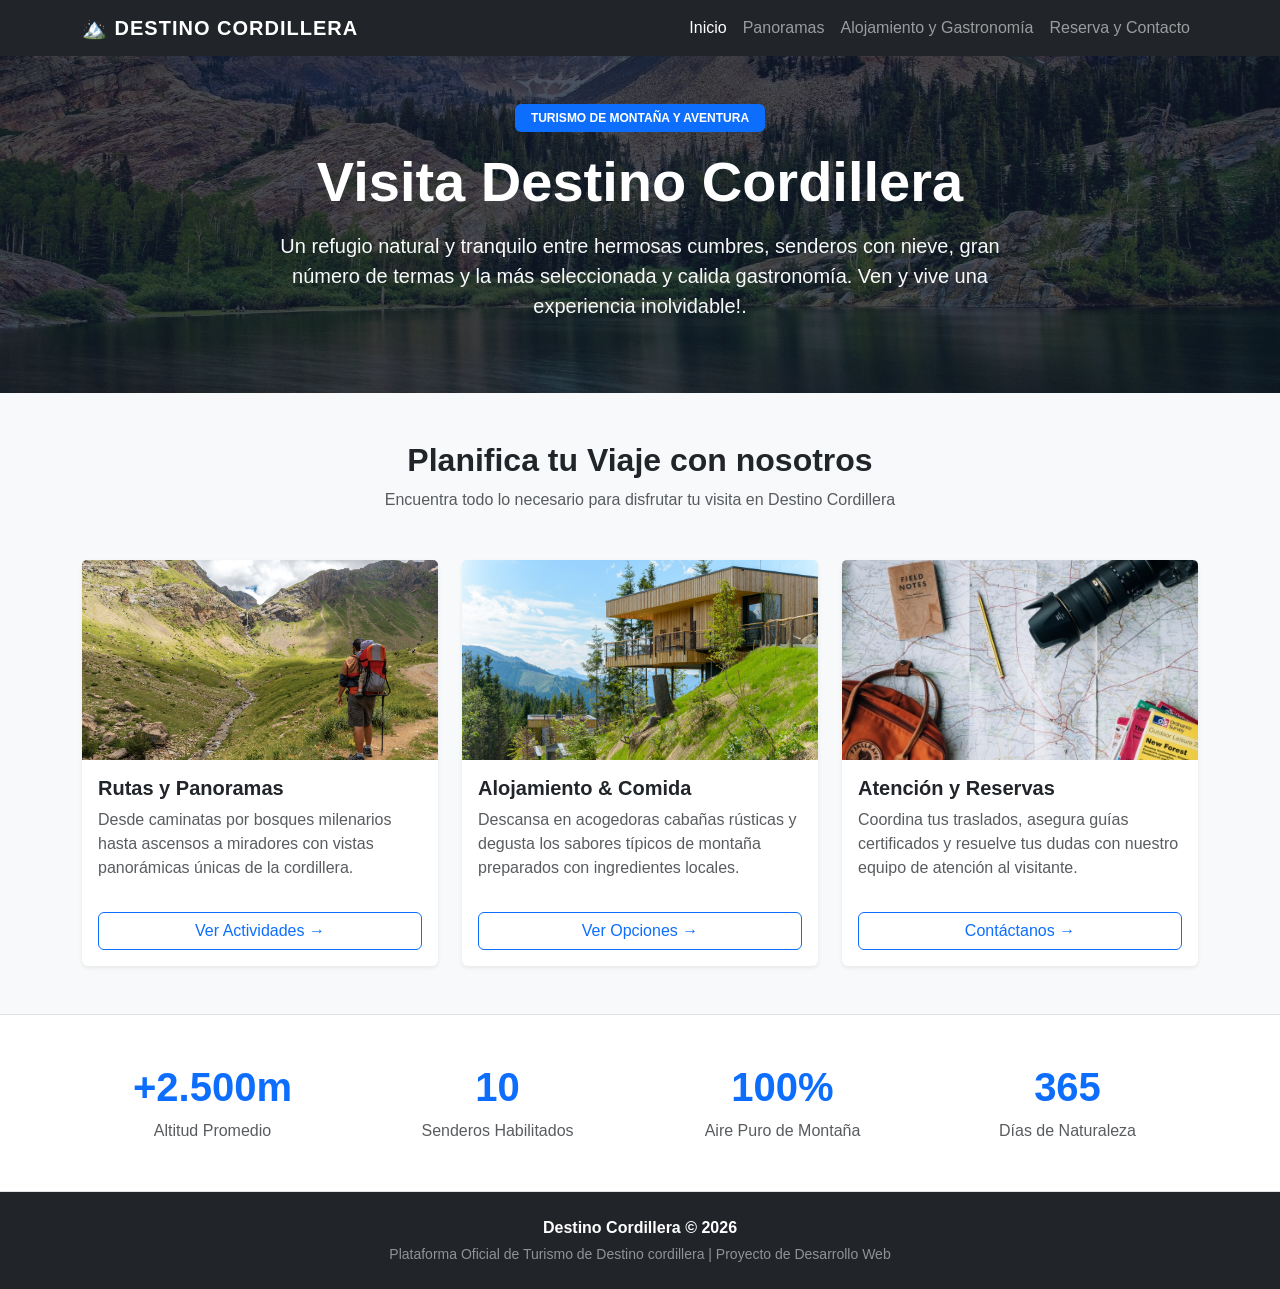
<file: index.html>
<!DOCTYPE html>
<html lang="es">
<head>
  <meta charset="UTF-8">
  <meta name="viewport" content="width=device-width, initial-scale=1.0">
  <title>Destino Cordillera - Portal Turístico Oficial</title>
  <!-- Bootstrap 5 CSS -->
  <link href="https://cdn.jsdelivr.net/npm/bootstrap@5.3.3/dist/css/bootstrap.min.css" rel="stylesheet">
  <!-- Estilos propios -->
  <link rel="stylesheet" href="css/styles.css">
</head>
<body class="d-flex flex-column min-vh-100 bg-light">

  <!-- Barra de Navegación Global -->
  <header>
    <nav class="navbar navbar-expand-lg navbar-dark bg-dark shadow-sm">
      <div class="container">
        <a class="navbar-brand fw-bold text-uppercase tracking-wide" href="index.html">🏔️ Destino Cordillera</a>
        <button class="navbar-toggler" type="button" data-bs-toggle="collapse" data-bs-target="#menuNavegacion">
          <span class="navbar-toggler-icon"></span>
        </button>
        <div class="collapse navbar-collapse" id="menuNavegacion">
          <ul class="navbar-nav ms-auto">
            <li class="nav-item"><a class="nav-link active" href="index.html">Inicio</a></li>
            <li class="nav-item"><a class="nav-link" href="panoramas.html">Panoramas</a></li>
            <li class="nav-item"><a class="nav-link" href="servicios.html">Alojamiento y Gastronomía</a></li>
            <li class="nav-item"><a class="nav-link" href="contacto.html">Reserva y Contacto</a></li>
          </ul>
        </div>
      </div>
    </nav>
  </header>

  <!-- Contenido Principal -->
  <main class="flex-grow-1">
    
    <!-- Fondo / presentación general -->
    <section class="py-5 text-center text-white bg-dark position-relative" style="background: linear-gradient(rgba(15, 23, 42, 0.75), rgba(15, 23, 42, 0.75)), url('img/fondito.jpg') center/cover no-repeat;">
      <div class="container">
        <span class="badge bg-primary px-3 py-2 text-uppercase mb-3">Turismo de Montaña y Aventura</span>
        <h1 class="display-4 fw-bold mb-3">Visita Destino Cordillera</h1>
        <p class="lead col-lg-8 mx-auto text-light opacity-90 mb-4">
          Un refugio natural y tranquilo entre hermosas cumbres, senderos con nieve, gran número de termas y la más seleccionada y calida gastronomía. Ven y vive una experiencia inolvidable!.
        </p>
      </div>
    </section>

    <!-- Accesos a las Secciones Principales -->
    <section class="container py-5">
      <header class="text-center mb-5">
        <h2 class="fw-bold text-dark">Planifica tu Viaje con nosotros</h2>
        <p class="text-muted">Encuentra todo lo necesario para disfrutar tu visita en Destino Cordillera</p>
      </header>

      <div class="row g-4">
        <!-- Tarjeta 1: Panoramas -->
        <article class="col-md-4">
          <div class="card h-100 shadow-sm border-0">
            <img src="img/panoramas.jpg" class="card-img-top" alt="Rutas y Panoramas" style="height: 200px; object-fit: cover;">
            <div class="card-body d-flex flex-column">
              <h3 class="h5 card-title fw-bold">Rutas y Panoramas</h3>
              <p class="card-text text-muted flex-grow-1">
                Desde caminatas por bosques milenarios hasta ascensos a miradores con vistas panorámicas únicas de la cordillera.
              </p>
              <a href="panoramas.html" class="btn btn-outline-primary mt-3">Ver Actividades &rarr;</a>
            </div>
          </div>
        </article>

        <!-- Tarjeta 2: Servicios -->
        <article class="col-md-4">
          <div class="card h-100 shadow-sm border-0">
            <img src="img/alojamiento.jpg" class="card-img-top" alt="Alojamiento y Comida" style="height: 200px; object-fit: cover;">
            <div class="card-body d-flex flex-column">
              <h3 class="h5 card-title fw-bold">Alojamiento & Comida</h3>
              <p class="card-text text-muted flex-grow-1">
                Descansa en acogedoras cabañas rústicas y degusta los sabores típicos de montaña preparados con ingredientes locales.
              </p>
              <a href="servicios.html" class="btn btn-outline-primary mt-3">Ver Opciones &rarr;</a>
            </div>
          </div>
        </article>

        <!-- Tarjeta 3: Reserva y Contacto -->
        <article class="col-md-4">
          <div class="card h-100 shadow-sm border-0">
            <img src="img/atencion.jpg" class="card-img-top" alt="Atención y Reservas" style="height: 200px; object-fit: cover;">
            <div class="card-body d-flex flex-column">
              <h3 class="h5 card-title fw-bold">Atención y Reservas</h3>
              <p class="card-text text-muted flex-grow-1">
                Coordina tus traslados, asegura guías certificados y resuelve tus dudas con nuestro equipo de atención al visitante.
              </p>
              <a href="contacto.html" class="btn btn-outline-primary mt-3">Contáctanos &rarr;</a>
            </div>
          </div>
        </article>
      </div>
    </section>

    <!-- Datos atractivos y complementarios -->
    <section class="bg-white py-5 border-top border-bottom">
      <div class="container text-center">
        <div class="row g-4">
          <div class="col-6 col-md-3">
            <h4 class="display-6 fw-bold text-primary">+2.500m</h4>
            <p class="text-muted mb-0">Altitud Promedio</p>
          </div>
          <div class="col-6 col-md-3">
            <h4 class="display-6 fw-bold text-primary">10</h4>
            <p class="text-muted mb-0">Senderos Habilitados</p>
          </div>
          <div class="col-6 col-md-3">
            <h4 class="display-6 fw-bold text-primary">100%</h4>
            <p class="text-muted mb-0">Aire Puro de Montaña</p>
          </div>
          <div class="col-6 col-md-3">
            <h4 class="display-6 fw-bold text-primary">365</h4>
            <p class="text-muted mb-0">Días de Naturaleza</p>
          </div>
        </div>
      </div>
    </section>

  </main>

  <!-- Parte inferior de la Página  -->
  <footer class="bg-dark text-white py-4 mt-auto">
    <div class="container text-center">
      <p class="fw-bold mb-1">Destino Cordillera &copy; 2026</p>
      <p class="small text-white-50 mb-0">Plataforma Oficial de Turismo de Destino cordillera | Proyecto de Desarrollo Web</p>
    </div>
  </footer>

  <!-- Bootstrap JS Bundle -->
  <script src="https://cdn.jsdelivr.net/npm/bootstrap@5.3.3/dist/js/bootstrap.bundle.min.js"></script>
</body>
</html>
</file>
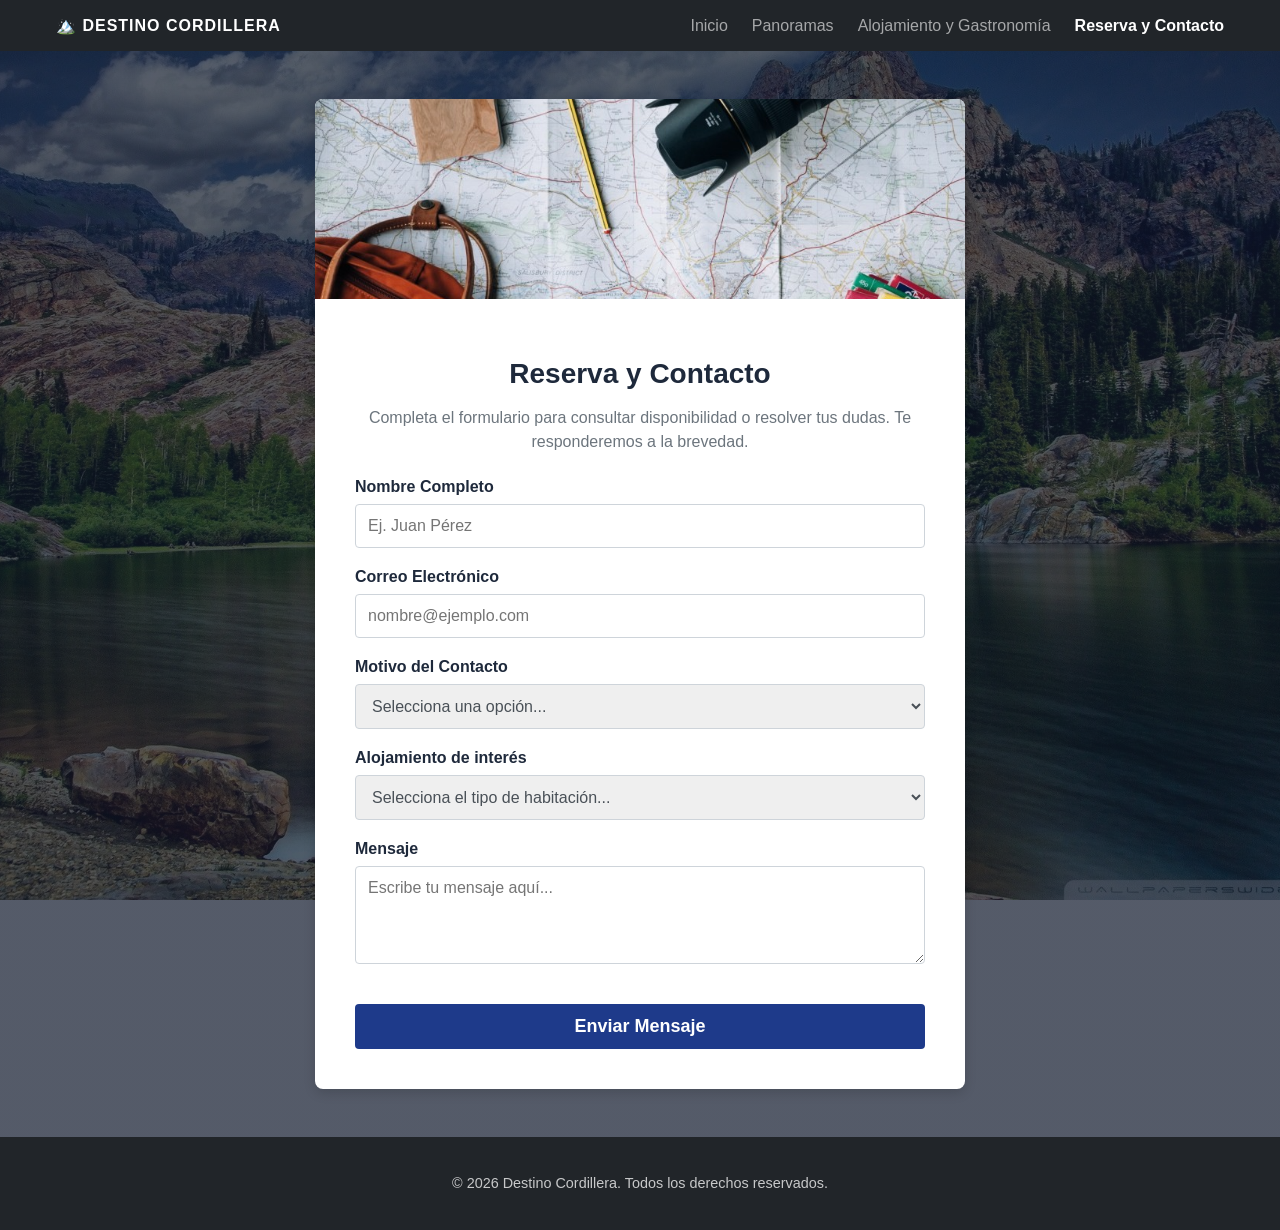
<file: contacto.html>
<!DOCTYPE html>
<html lang="es">
<head>
  <meta charset="UTF-8">
  <meta name="viewport" content="width=device-width, initial-scale=1.0">
  <title>Reserva y Contacto - Destino Cordillera</title>
  <!-- Solo se enlaza tu CSS propio -->
  <link rel="stylesheet" href="css/styles.css">
</head>
<body class="cuerpo-pagina">

  <header class="cabecera">
    <nav class="navegacion">
      <div class="nav-contenedor">
        <a class="nav-logo" href="index.html">🏔️ Destino Cordillera</a>
        <ul class="nav-enlaces">
          <li><a href="index.html">Inicio</a></li>
          <li><a href="panoramas.html">Panoramas</a></li>
          <li><a href="servicios.html">Alojamiento y Gastronomía</a></li>
          <li><a class="activo" href="contacto.html">Reserva y Contacto</a></li>
        </ul>
      </div>
    </nav>
  </header>

  <main class="principal-contacto" style="background: linear-gradient(rgba(15, 23, 42, 0.7), rgba(15, 23, 42, 0.7)), url('img/fondito.jpg') center/cover no-repeat fixed;">
    <div class="contenedor-formulario">
      <div class="tarjeta-contacto">
        
        <img src="img/atencion.jpg" class="imagen-tarjeta" alt="Atención y Reservas">
        
        <div class="cuerpo-tarjeta">
          <h1 class="titulo-formulario">Reserva y Contacto</h1>
          <p class="descripcion-formulario">Completa el formulario para consultar disponibilidad o resolver tus dudas. Te responderemos a la brevedad.</p>
          
          <form class="formulario">
            <div class="grupo-input">
              <label for="nombre">Nombre Completo</label>
              <input type="text" id="nombre" placeholder="Ej. Juan Pérez" required>
            </div>

            <div class="grupo-input">
              <label for="email">Correo Electrónico</label>
              <input type="email" id="email" placeholder="nombre@ejemplo.com" required>
            </div>

            <div class="grupo-input">
              <label for="motivo">Motivo del Contacto</label>
              <select id="motivo" required>
                <option value="">Selecciona una opción...</option>
                <option value="reserva">Reserva de Alojamiento</option>
                <option value="tour">Consulta de Panoramas</option>
                <option value="duda">Duda General</option>
              </select>
            </div>

            <div class="grupo-input">
              <label for="habitacion">Alojamiento de interés</label>
              <select id="habitacion" required>
                <option value="">Selecciona el tipo de habitación...</option>
                <option value="">Solo Consulta (No Alojamiento)</option>
                <option value="premium">Refugio Cordillera Premium - Desde $180.000/noche</option>
                <option value="estandar">Cabañas Valle Cordillerano - Desde $90.000/noche</option>
                <option value="economico">Hostal Los Pinos - Desde $35.000/noche</option>
              </select>
            </div>
            
            <div class="grupo-input">
              <label for="mensaje">Mensaje</label>
              <textarea id="mensaje" rows="4" placeholder="Escribe tu mensaje aquí..." required></textarea>
            </div>
            
            <!-- El botón debe estar dentro de la etiqueta form -->
            <button type="submit" class="btn-enviar">Enviar Mensaje</button>
          </form>
        </div>
      </div>
    </div>
  </main>
<footer class="pie-pagina">
    <p>&copy; 2026 Destino Cordillera. Todos los derechos reservados.</p>
  </footer>
</body>
</html>
</file>
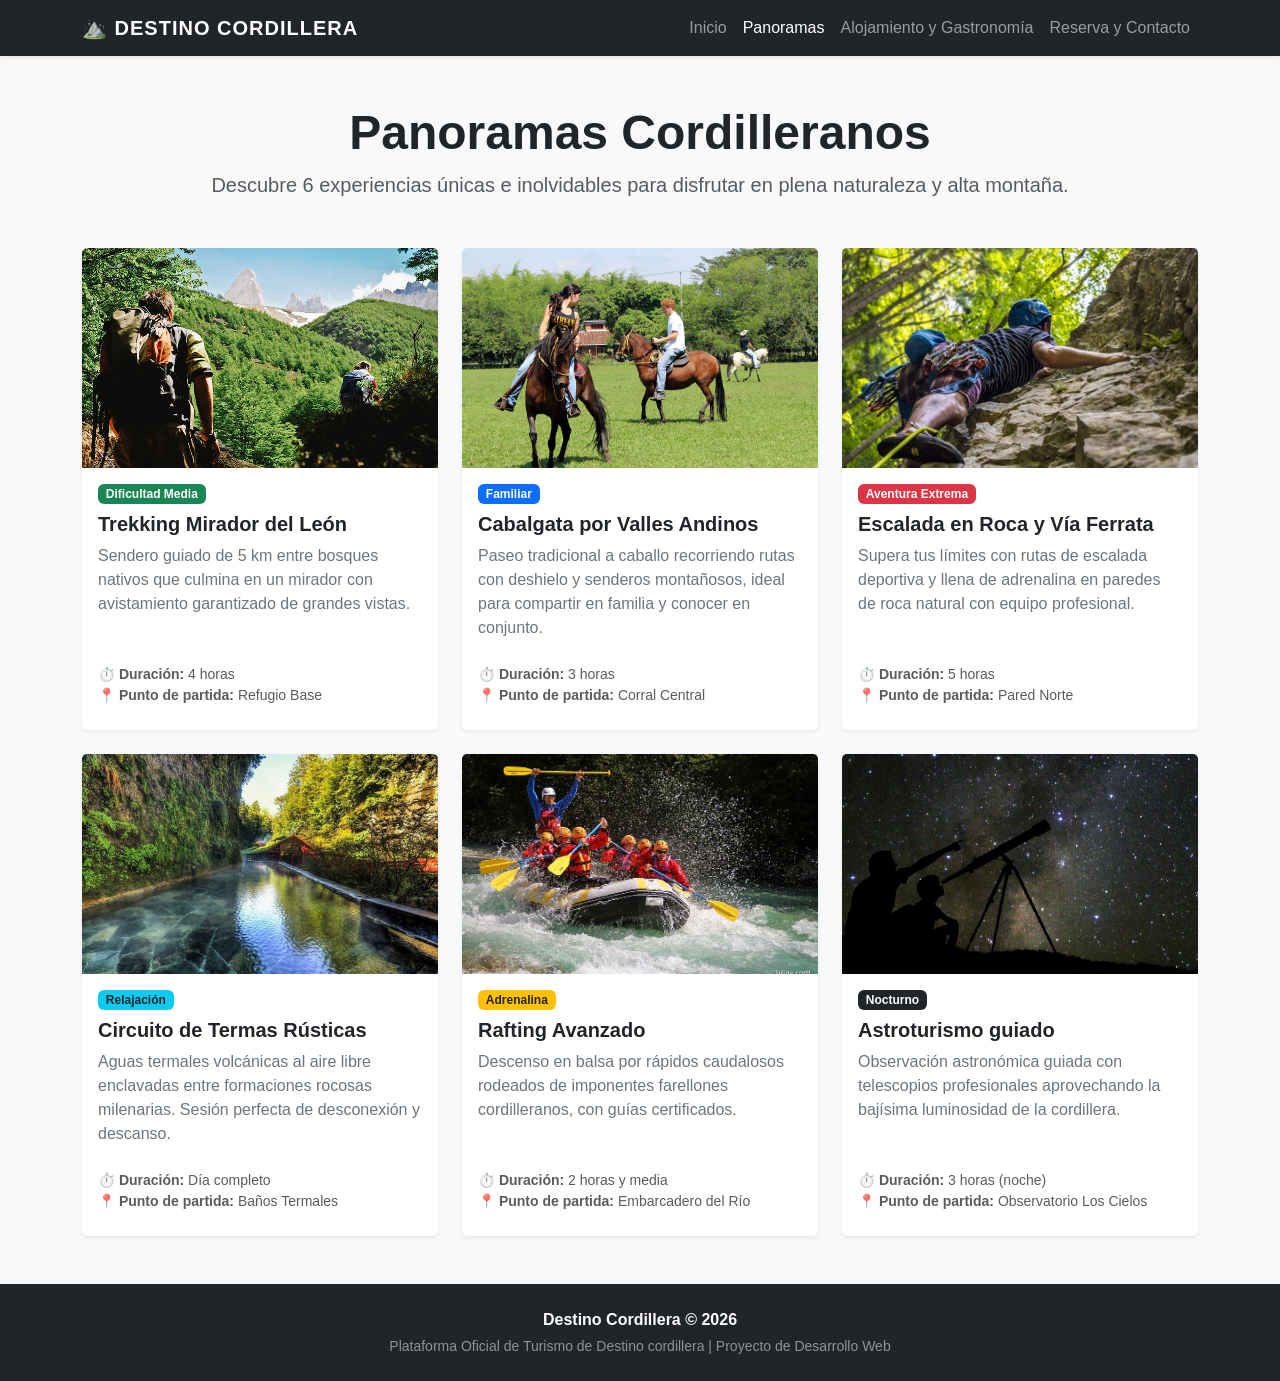
<file: panoramas.html>
<!DOCTYPE html>
<html lang="es">
<head>
  <meta charset="UTF-8">
  <meta name="viewport" content="width=device-width, initial-scale=1.0">
  <title>Rutas y Panoramas - Destino Cordillera</title>
  <!-- Bootstrap 5 CSS -->
  <link href="https://cdn.jsdelivr.net/npm/bootstrap@5.3.3/dist/css/bootstrap.min.css" rel="stylesheet">
  <!-- Estilos complementarios -->
  <link rel="stylesheet" href="css/styles.css">
</head>
<body class="d-flex flex-column min-vh-100 bg-light">

  <!-- Barra de Navegación Global -->
  <header>
    <nav class="navbar navbar-expand-lg navbar-dark bg-dark shadow-sm">
      <div class="container">
        <a class="navbar-brand fw-bold text-uppercase tracking-wide" href="index.html">⛰️ Destino Cordillera</a>
        <button class="navbar-toggler" type="button" data-bs-toggle="collapse" data-bs-target="#menuNavegacion">
          <span class="navbar-toggler-icon"></span>
        </button>
        <div class="collapse navbar-collapse" id="menuNavegacion">
          <ul class="navbar-nav ms-auto">
            <li class="nav-item"><a class="nav-link" href="index.html">Inicio</a></li>
            <li class="nav-item"><a class="nav-link active" href="panoramas.html">Panoramas</a></li>
            <li class="nav-item"><a class="nav-link" href="servicios.html">Alojamiento y Gastronomía</a></li>
            <li class="nav-item"><a class="nav-link" href="contacto.html">Reserva y Contacto</a></li>
          </ul>
        </div>
      </div>
    </nav>
  </header>

  <!-- Contenido Principal: 6 Panoramas -->
  <main class="flex-grow-1 py-5">
    <div class="container">
      <header class="text-center mb-5">
        <h1 class="fw-bold display-5 text-dark">Panoramas Cordilleranos</h1>
        <p class="text-muted fs-5">Descubre 6 experiencias únicas e inolvidables para disfrutar en plena naturaleza y alta montaña.</p>
      </header>

      <!--  6 actividades -->
      <section class="row g-4">
        
        <!-- Actividad 1 -->
        <article class="col-12 col-md-6 col-lg-4">
          <div class="card h-100 shadow-sm border-0">
            <img src="img/trekking.jpg" class="card-img-top" alt="Trekking al Mirador del León" style="height: 220px; object-fit: cover;">
            <div class="card-body d-flex flex-column">
              <span class="badge bg-success align-self-start mb-2">Dificultad Media</span>
              <h2 class="h5 card-title fw-bold">Trekking Mirador del León</h2>
              <p class="card-text text-secondary flex-grow-1">Sendero guiado de 5 km entre bosques nativos que culmina en un mirador con avistamiento garantizado de grandes vistas.</p>
              <ul class="list-unstyled small text-muted my-2">
                <li>⏱️ <strong>Duración:</strong> 4 horas</li>
                <li>📍 <strong>Punto de partida:</strong> Refugio Base</li>
              </ul>
            </div>
          </div>
        </article>

        <!-- Actividad 2 -->
        <article class="col-12 col-md-6 col-lg-4">
          <div class="card h-100 shadow-sm border-0">
            <img src="img/cabalgata.jpg" class="card-img-top" alt="Cabalgata guiada por los valles cordilleranos" style="height: 220px; object-fit: cover;">
            <div class="card-body d-flex flex-column">
              <span class="badge bg-primary align-self-start mb-2">Familiar</span>
              <h2 class="h5 card-title fw-bold">Cabalgata por Valles Andinos</h2>
              <p class="card-text text-secondary flex-grow-1">Paseo tradicional a caballo recorriendo rutas con deshielo y senderos montañosos, ideal para compartir en familia y conocer en conjunto.</p>
              <ul class="list-unstyled small text-muted my-2">
                <li>⏱️ <strong>Duración:</strong> 3 horas</li>
                <li>📍 <strong>Punto de partida:</strong> Corral Central</li>
              </ul>
            </div>
          </div>
        </article>

        <!-- Actividad 3 -->
        <article class="col-12 col-md-6 col-lg-4">
          <div class="card h-100 shadow-sm border-0">
            <img src="img/escalada.jpg" class="card-img-top" alt="Escalada en roca y vía ferrata en paredes cordilleranas" style="height: 220px; object-fit: cover;">
            <div class="card-body d-flex flex-column">
              <span class="badge bg-danger align-self-start mb-2">Aventura Extrema</span>
              <h2 class="h5 card-title fw-bold">Escalada en Roca y Vía Ferrata</h2>
              <p class="card-text text-secondary flex-grow-1">Supera tus límites con rutas de escalada deportiva y llena de adrenalina en paredes de roca natural con equipo profesional.</p>
              <ul class="list-unstyled small text-muted my-2">
                <li>⏱️ <strong>Duración:</strong> 5 horas</li>
                <li>📍 <strong>Punto de partida:</strong> Pared Norte</li>
              </ul>
            </div>
          </div>
        </article>

        <!-- Actividad 4 -->
        <article class="col-12 col-md-6 col-lg-4">
          <div class="card h-100 shadow-sm border-0">
            <img src="img/termas.jpg" class="card-img-top" alt="Circuito de termas naturales rústicas en la cordillera" style="height: 220px; object-fit: cover;">
            <div class="card-body d-flex flex-column">
              <span class="badge bg-info text-dark align-self-start mb-2">Relajación</span>
              <h2 class="h5 card-title fw-bold">Circuito de Termas Rústicas</h2>
              <p class="card-text text-secondary flex-grow-1">Aguas termales volcánicas al aire libre enclavadas entre formaciones rocosas milenarias. Sesión perfecta de desconexión y descanso.</p>
              <ul class="list-unstyled small text-muted my-2">
                <li>⏱️ <strong>Duración:</strong> Día completo</li>
                <li>📍 <strong>Punto de partida:</strong> Baños Termales</li>
              </ul>
            </div>
          </div>
        </article>

        <!-- Actividad 5 -->
        <article class="col-12 col-md-6 col-lg-4">
          <div class="card h-100 shadow-sm border-0">
            <img src="img/rafting.jpg" class="card-img-top" alt="Descenso en balsa por rápidos cordilleranos" style="height: 220px; object-fit: cover;">
            <div class="card-body d-flex flex-column">
              <span class="badge bg-warning text-dark align-self-start mb-2">Adrenalina</span>
              <h2 class="h5 card-title fw-bold">Rafting Avanzado</h2>
              <p class="card-text text-secondary flex-grow-1">Descenso en balsa por rápidos caudalosos rodeados de imponentes farellones cordilleranos, con guías certificados.</p>
              <ul class="list-unstyled small text-muted my-2">
                <li>⏱️ <strong>Duración:</strong> 2 horas y media</li>
                <li>📍 <strong>Punto de partida:</strong> Embarcadero del Río</li>
              </ul>
            </div>
          </div>
        </article>

        <!-- Actividad 6 -->
        <article class="col-12 col-md-6 col-lg-4">
          <div class="card h-100 shadow-sm border-0">
            <img src="img/astroturismo.jpg" class="card-img-top" alt="Observación astronómica nocturna bajo el cielo cordillerano" style="height: 220px; object-fit: cover;">
            <div class="card-body d-flex flex-column">
              <span class="badge bg-dark text-white align-self-start mb-2">Nocturno</span>
              <h2 class="h5 card-title fw-bold">Astroturismo guiado</h2>
              <p class="card-text text-secondary flex-grow-1">Observación astronómica guiada con telescopios profesionales aprovechando la bajísima luminosidad de la cordillera.</p>
              <ul class="list-unstyled small text-muted my-2">
                <li>⏱️ <strong>Duración:</strong> 3 horas (noche)</li>
                <li>📍 <strong>Punto de partida:</strong> Observatorio Los Cielos</li>
              </ul>
            </div>
          </div>
        </article>

      </section>
    </div>
  </main>

  <!-- Parte inferior de la Página -->
  <footer class="bg-dark text-white py-4 mt-auto">
    <div class="container text-center">
      <p class="fw-bold mb-1">Destino Cordillera &copy; 2026</p>
      <p class="small text-white-50 mb-0">Plataforma Oficial de Turismo de Destino cordillera | Proyecto de Desarrollo Web</p>
    </div>
  </footer>

  <!-- Bootstrap 5 JS Bundle -->
  <script src="https://cdn.jsdelivr.net/npm/bootstrap@5.3.3/dist/js/bootstrap.bundle.min.js"></script>
</body>
</html>
</file>
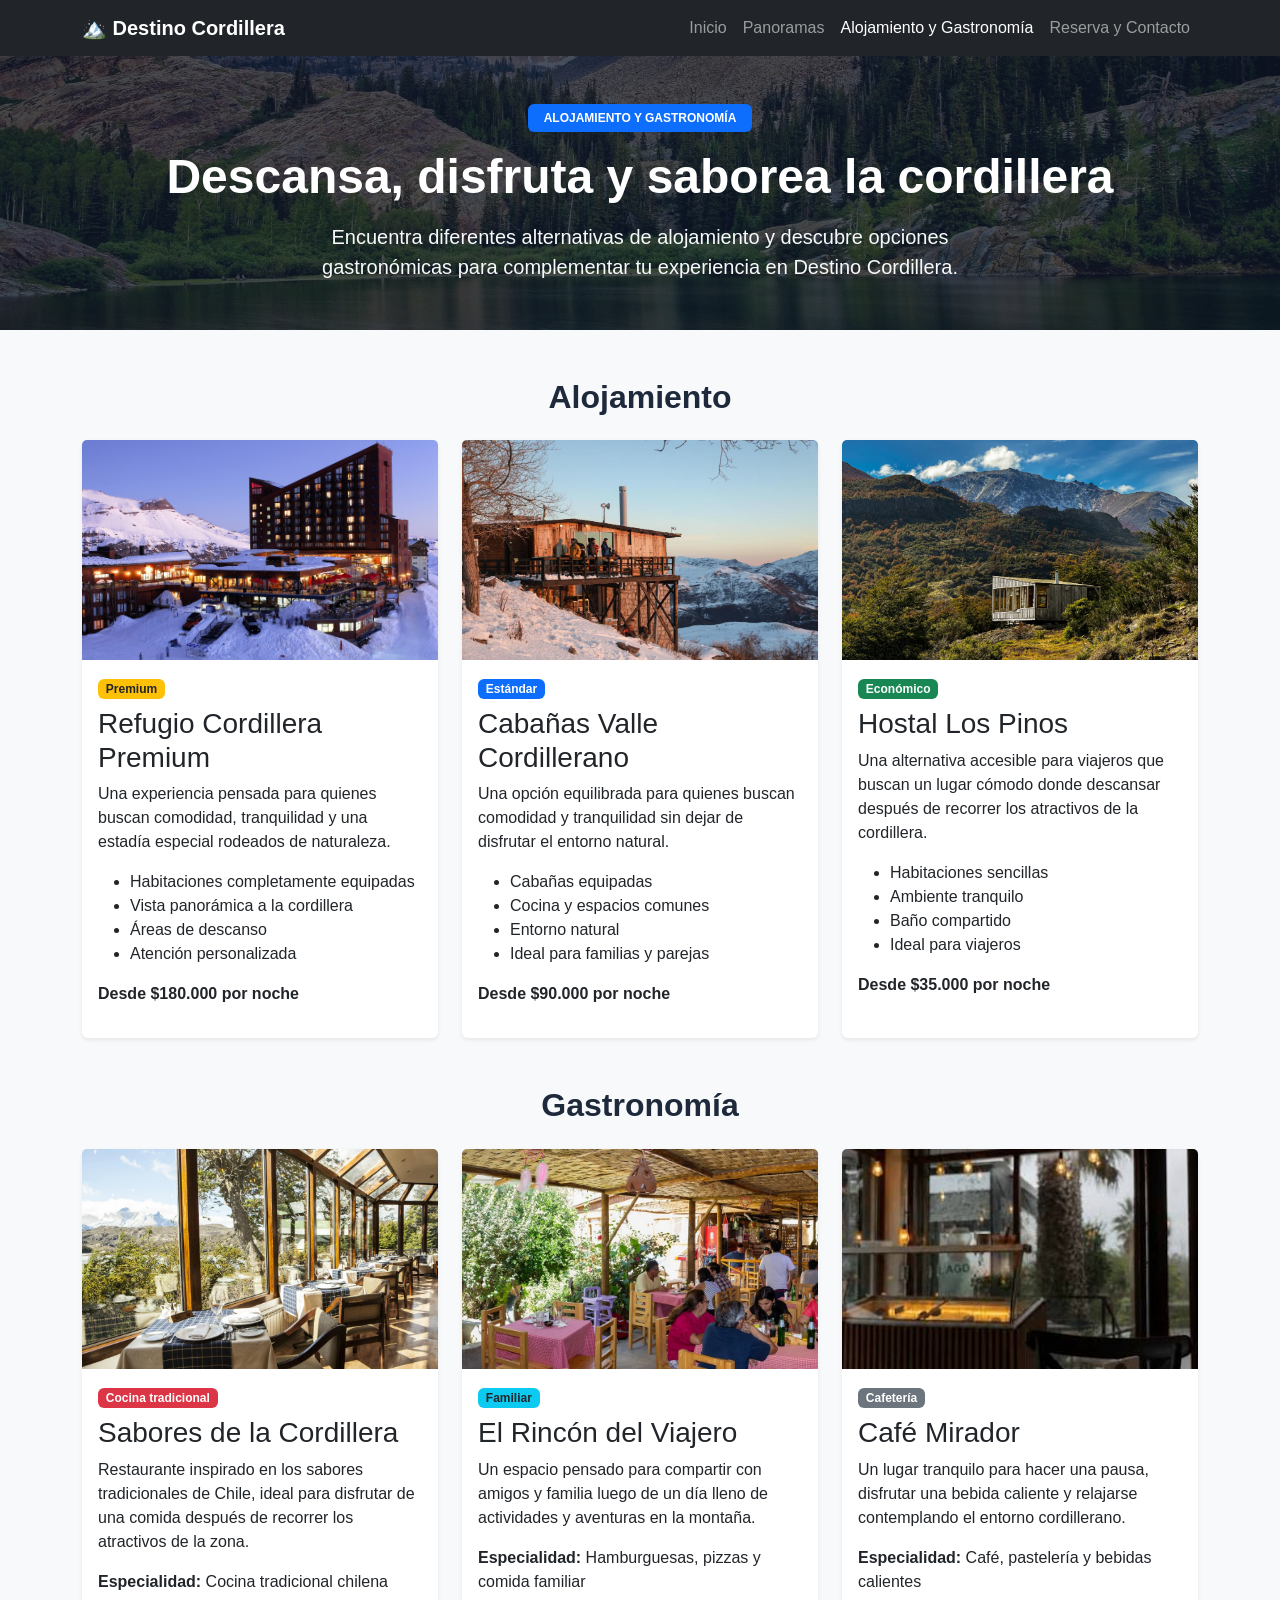
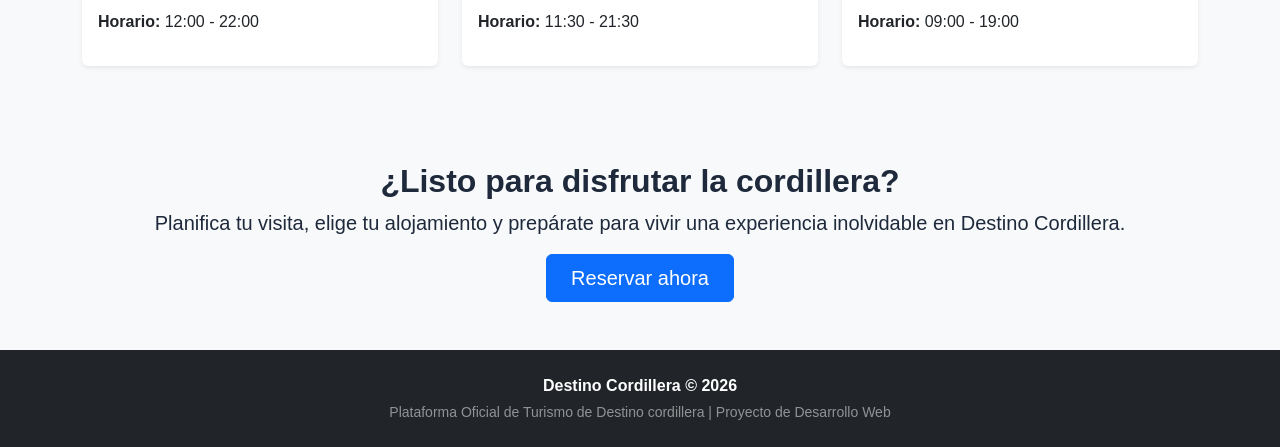
<file: servicios.html>
<!DOCTYPE html>
<html lang="es">

<head>
    <meta charset="UTF-8">
    <meta name="viewport" content="width=device-width, initial-scale=1.0">

    <title>Destino Cordillera - Alojamiento y Gastronomía</title>

    <!-- Bootstrap 5 -->
    <link href="https://cdn.jsdelivr.net/npm/bootstrap@5.3.3/dist/css/bootstrap.min.css" rel="stylesheet">

    <!-- Estilos propios -->
    <link rel="stylesheet" href="css/styles.css">
</head>

<body class="d-flex flex-column min-vh-100 bg-light">

    <!-- Navegación -->
    <header>
        <nav class="navbar navbar-expand-lg navbar-dark bg-dark shadow-sm">
            <div class="container">

                <a class="navbar-brand fw-bold" href="index.html">
                    🏔️ Destino Cordillera
                </a>

                <button class="navbar-toggler" type="button"
                    data-bs-toggle="collapse"
                    data-bs-target="#menuNavegacion">
                    <span class="navbar-toggler-icon"></span>
                </button>

                <div class="collapse navbar-collapse" id="menuNavegacion">
                    <ul class="navbar-nav ms-auto">

                        <li class="nav-item">
                            <a class="nav-link" href="index.html">
                                Inicio
                            </a>
                        </li>

                        <li class="nav-item">
                            <a class="nav-link" href="panoramas.html">
                                Panoramas
                            </a>
                        </li>

                        <li class="nav-item">
                            <a class="nav-link active" href="servicios.html">
                                Alojamiento y Gastronomía
                            </a>
                        </li>

                        <li class="nav-item">
                            <a class="nav-link" href="contacto.html">
                                Reserva y Contacto
                            </a>
                        </li>

                    </ul>
                </div>

            </div>
        </nav>
    </header>


    <main class="flex-grow-1">

        <!-- Encabezado -->
        <section class="py-5 text-center text-white bg-dark position-relative"
            style="background: linear-gradient(rgba(15, 23, 42, 0.75), rgba(15, 23, 42, 0.75)), url('img/fondito.jpg') center/cover no-repeat;">

            <div class="container">

                <span class="badge bg-primary px-3 py-2 text-uppercase mb-3">
                    Alojamiento y Gastronomía
                </span>

                <h1 class="display-5 fw-bold mb-3">
                    Descansa, disfruta y saborea la cordillera
                </h1>

                <p class="lead col-lg-8 mx-auto text-light mb-0">
                    Encuentra diferentes alternativas de alojamiento y descubre
                    opciones gastronómicas para complementar tu experiencia
                    en Destino Cordillera.
                </p>

            </div>

        </section>


        <!-- Alojamiento -->
        <section class="container py-5">

            <h2 class="text-center fw-bold mb-4">
                Alojamiento
            </h2>

            <div class="row g-4">

                <!-- Alojamiento Premium -->
                <div class="col-md-4">
                    <div class="card h-100 shadow-sm border-0">

                        <img src="img/alojamiento 1.jpg"
                            class="card-img-top"
                            alt="Refugio Cordillera Premium"
                            style="height: 220px; object-fit: cover;">

                        <div class="card-body">

                            <span class="badge bg-warning text-dark mb-2">
                                Premium
                            </span>

                            <h3 class="card-title">
                                Refugio Cordillera Premium
                            </h3>

                            <p class="card-text">
                                Una experiencia pensada para quienes buscan comodidad,
                                tranquilidad y una estadía especial rodeados de naturaleza.
                            </p>

                            <ul>
                                <li>Habitaciones completamente equipadas</li>
                                <li>Vista panorámica a la cordillera</li>
                                <li>Áreas de descanso</li>
                                <li>Atención personalizada</li>
                            </ul>

                            <p class="fw-bold">
                                Desde $180.000 por noche
                            </p>

                        </div>
                    </div>
                </div>


                <!-- Alojamiento Estándar -->
                <div class="col-md-4">
                    <div class="card h-100 shadow-sm border-0">

                        <img src="img/alojamiento 2.jpg"
                            class="card-img-top"
                            alt="Cabañas Valle Cordillerano"
                            style="height: 220px; object-fit: cover;">

                        <div class="card-body">

                            <span class="badge bg-primary mb-2">
                                Estándar
                            </span>

                            <h3 class="card-title">
                                Cabañas Valle Cordillerano
                            </h3>

                            <p class="card-text">
                                Una opción equilibrada para quienes buscan comodidad
                                y tranquilidad sin dejar de disfrutar el entorno natural.
                            </p>

                            <ul>
                                <li>Cabañas equipadas</li>
                                <li>Cocina y espacios comunes</li>
                                <li>Entorno natural</li>
                                <li>Ideal para familias y parejas</li>
                            </ul>

                            <p class="fw-bold">
                                Desde $90.000 por noche
                            </p>

                        </div>
                    </div>
                </div>


                <!-- Alojamiento Económico -->
                <div class="col-md-4">
                    <div class="card h-100 shadow-sm border-0">

                        <img src="img/alojamiento 3.png"
                            class="card-img-top"
                            alt="Hostal Los Pinos"
                            style="height: 220px; object-fit: cover;">

                        <div class="card-body">

                            <span class="badge bg-success mb-2">
                                Económico
                            </span>

                            <h3 class="card-title">
                                Hostal Los Pinos
                            </h3>

                            <p class="card-text">
                                Una alternativa accesible para viajeros que buscan
                                un lugar cómodo donde descansar después de recorrer
                                los atractivos de la cordillera.
                            </p>

                            <ul>
                                <li>Habitaciones sencillas</li>
                                <li>Ambiente tranquilo</li>
                                <li>Baño compartido</li>
                                <li>Ideal para viajeros</li>
                            </ul>

                            <p class="fw-bold">
                                Desde $35.000 por noche
                            </p>

                        </div>
                    </div>
                </div>

            </div>

        </section>


        <!-- Gastronomía -->
        <section class="container pb-5">

            <h2 class="text-center fw-bold mb-4">
                Gastronomía
            </h2>

            <div class="row g-4">

                <!-- Restaurante 1 -->
                <div class="col-md-4">
                    <div class="card h-100 shadow-sm border-0">

                        <img src="img/restaurante 1.jpg"
                            class="card-img-top"
                            alt="Sabores de la Cordillera"
                            style="height: 220px; object-fit: cover;">

                        <div class="card-body">

                            <span class="badge bg-danger mb-2">
                                Cocina tradicional
                            </span>

                            <h3 class="card-title">
                                Sabores de la Cordillera
                            </h3>

                            <p class="card-text">
                                Restaurante inspirado en los sabores tradicionales de Chile,
                                ideal para disfrutar de una comida después de recorrer
                                los atractivos de la zona.
                            </p>

                            <p>
                                <strong>Especialidad:</strong>
                                Cocina tradicional chilena
                            </p>

                            <p>
                                <strong>Horario:</strong>
                                12:00 - 22:00
                            </p>

                        </div>
                    </div>
                </div>


                <!-- Restaurante 2 -->
                <div class="col-md-4">
                    <div class="card h-100 shadow-sm border-0">

                        <img src="img/restaurante 2.jpg"
                            class="card-img-top"
                            alt="El Rincón del Viajero"
                            style="height: 220px; object-fit: cover;">

                        <div class="card-body">

                            <span class="badge bg-info text-dark mb-2">
                                Familiar
                            </span>

                            <h3 class="card-title">
                                El Rincón del Viajero
                            </h3>

                            <p class="card-text">
                                Un espacio pensado para compartir con amigos y familia
                                luego de un día lleno de actividades y aventuras en la montaña.
                            </p>

                            <p>
                                <strong>Especialidad:</strong>
                                Hamburguesas, pizzas y comida familiar
                            </p>

                            <p>
                                <strong>Horario:</strong>
                                11:30 - 21:30
                            </p>

                        </div>
                    </div>
                </div>


                <!-- Cafetería -->
                <div class="col-md-4">
                    <div class="card h-100 shadow-sm border-0">

                        <img src="img/cafeteria.jpg"
                            class="card-img-top"
                            alt="Café Mirador"
                            style="height: 220px; object-fit: cover;">

                        <div class="card-body">

                            <span class="badge bg-secondary mb-2">
                                Cafetería
                            </span>

                            <h3 class="card-title">
                                Café Mirador
                            </h3>

                            <p class="card-text">
                                Un lugar tranquilo para hacer una pausa, disfrutar
                                una bebida caliente y relajarse contemplando el
                                entorno cordillerano.
                            </p>

                            <p>
                                <strong>Especialidad:</strong>
                                Café, pastelería y bebidas calientes
                            </p>

                            <p>
                                <strong>Horario:</strong>
                                09:00 - 19:00
                            </p>

                        </div>
                    </div>
                </div>

            </div>

        </section>


        <!-- Reserva -->
        <section class="container text-center py-5">

            <h2 class="fw-bold">
                ¿Listo para disfrutar la cordillera?
            </h2>

            <p class="lead">
                Planifica tu visita, elige tu alojamiento y prepárate para vivir
                una experiencia inolvidable en Destino Cordillera.
            </p>

            <a href="contacto.html" class="btn btn-primary btn-lg px-4">
                Reservar ahora
            </a>

        </section>

    </main>


    <!-- Footer -->
    <footer class="bg-dark text-white py-4 mt-auto">

        <div class="container text-center">

            <p class="fw-bold mb-1">
                Destino Cordillera &copy; 2026
            </p>

            <p class="small text-white-50 mb-0">
                Plataforma Oficial de Turismo de Destino cordillera | Proyecto de Desarrollo Web
            </p>

        </div>

    </footer>


    <!-- Bootstrap JS -->
    <script src="https://cdn.jsdelivr.net/npm/bootstrap@5.3.3/dist/js/bootstrap.bundle.min.js"></script>

</body>
</html>
</file>
<file: css/styles.css>
/* Estilos Generales - Destino Cordillera */
:root {
  --color-primario: #1e3a8a;
  --color-secundario: #0d9488;
  --color-fondo: #f8fafc;
  --color-texto: #1e293b;
}

*, *::before, *::after {
  box-sizing: border-box;
}

body {
  font-family: 'Segoe UI', Tahoma, Geneva, Verdana, sans-serif;
  background-color: var(--color-fondo);
  color: var(--color-texto);
  margin: 0;
}

/* Espaciado del logo en el navbar */
.tracking-wide {
  letter-spacing: 1px;
}

/* Animacion simple al pasar el mouse por las cards */
.card {
  transition: 0.3s;
}

.card:hover {
  transform: translateY(-4px);
}

/* Redondear un poco los botones */
.btn {
  border-radius: 6px;
}

/* ================================================= */
/* ESTILOS PROPIOS: PAGINA CONTACTO (SIN BOOTSTRAP)  */
/* ================================================= */

.cuerpo-pagina {
  display: flex;
  flex-direction: column;
  min-height: 100vh;
  background-color: var(--color-fondo);
}

/* Barra de Navegación */
.cabecera {
  background-color: #212529;
  padding: 1rem 0;
  box-shadow: 0 4px 6px rgba(0,0,0,0.1);
}

.nav-contenedor {
  max-width: 1200px;
  margin: 0 auto;
  display: flex;
  justify-content: space-between;
  align-items: center;
  padding: 0 1rem;
}

.nav-logo {
  color: white;
  text-decoration: none;
  font-weight: bold;
  text-transform: uppercase;
  letter-spacing: 1px;
}

.nav-enlaces {
  list-style: none;
  display: flex;
  gap: 1.5rem;
  margin: 0;
  padding: 0;
}

.nav-enlaces a {
  color: rgba(255,255,255,0.6);
  text-decoration: none;
  transition: color 0.3s;
}

.nav-enlaces a.activo, 
.nav-enlaces a:hover {
  color: white;
  font-weight: bold;
}

/* Estructura Principal y Centrado */
.principal-contacto {
  flex-grow: 1;
  padding: 3rem 1rem;
  display: flex;
  justify-content: center;
  align-items: center;
}

.contenedor-formulario {
  width: 100%;
  max-width: 650px;
}

/* Tarjeta del Formulario */
.tarjeta-contacto {
  background: white;
  border-radius: 8px;
  overflow: hidden;
  box-shadow: 0 4px 12px rgba(0,0,0,0.15);
}

.imagen-tarjeta {
  width: 100%;
  height: 200px;
  object-fit: cover;
  display: block;
}

.cuerpo-tarjeta {
  padding: 2.5rem;
}

/* Textos */
.titulo-formulario {
  text-align: center;
  margin-bottom: 1rem;
  font-size: 1.75rem;
  color: var(--color-texto);
}

.descripcion-formulario {
  text-align: center;
  color: #6c757d;
  margin-bottom: 1.5rem;
  line-height: 1.5;
}

/* Campos del Formulario */
.grupo-input {
  margin-bottom: 1.25rem;
}

.grupo-input label {
  display: block;
  font-weight: bold;
  margin-bottom: 0.5rem;
  color: var(--color-texto);
}

.grupo-input input,
.grupo-input select,
.grupo-input textarea {
  width: 100%;
  padding: 0.75rem;
  border: 1px solid #ced4da;
  border-radius: 4px;
  font-size: 1rem;
  color: #495057;
  font-family: inherit;
  transition: border-color 0.15s ease-in-out, box-shadow 0.15s ease-in-out;
}

.grupo-input input:focus,
.grupo-input select:focus,
.grupo-input textarea:focus {
  outline: none;
  border-color: #86b7fe;
  box-shadow: 0 0 0 4px rgba(13,110,253,0.25);
}

/* Botón */
.btn-enviar {
  width: 100%;
  padding: 0.75rem;
  background-color: var(--color-primario);
  color: white;
  border: none;
  border-radius: 4px;
  font-size: 1.125rem;
  font-weight: bold;
  cursor: pointer;
  margin-top: 1rem;
  transition: background-color 0.2s;
}

.btn-enviar:hover {
  background-color: #172554;
}
/* Pie de página propio */
.pie-pagina {
  background-color: #212529;
  color: rgba(255, 255, 255, 0.75);
  text-align: center;
  padding: 1.5rem 0;
  margin-top: auto;
  font-size: 0.9rem;
}
</file>
